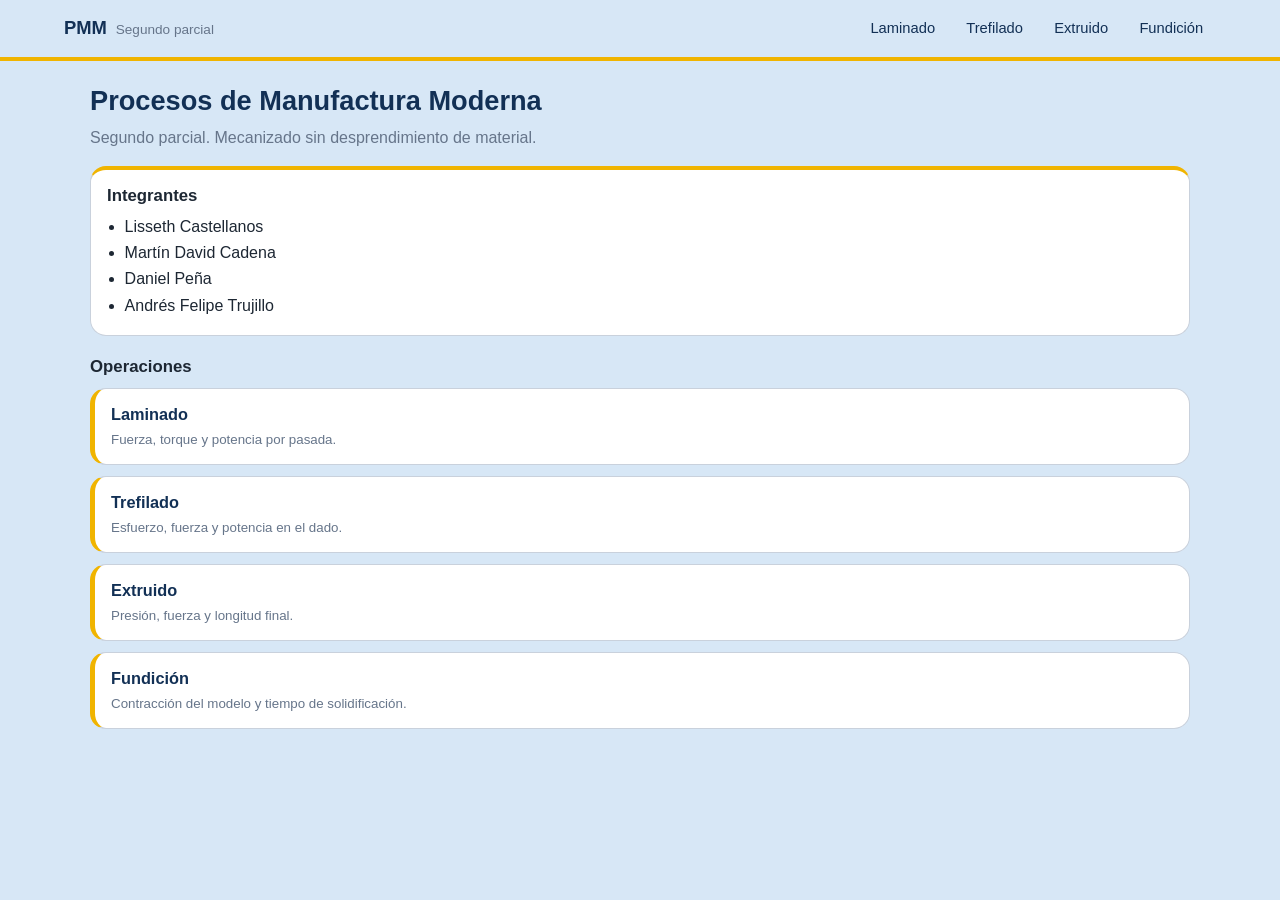
<file: index.html>
<!DOCTYPE html>
<html lang="es">
<head>
  <meta charset="UTF-8">
  <meta name="viewport" content="width=device-width, initial-scale=1">
  <title>Segundo parcial · Procesos de Manufactura Moderna</title>
  <link rel="stylesheet" href="css/estilos.css">
</head>
<body>
  <header class="barra">
    <a class="marca" href="index.html"><strong>PMM</strong><span>Segundo parcial</span></a>
    <nav>
      <a href="laminado.html">Laminado</a>
      <a href="trefilado.html">Trefilado</a>
      <a href="extruido.html">Extruido</a>
      <a href="fundicion.html">Fundición</a>
    </nav>
  </header>

  <main class="envoltorio pagina">
    <h1>Procesos de Manufactura Moderna</h1>
    <p class="resumen">Segundo parcial. Mecanizado sin desprendimiento de material.</p>

    <section class="tarjeta">
      <h2>Integrantes</h2>
      <ul>
        <li>Lisseth Castellanos</li>
        <li>Martín David Cadena</li>
        <li>Daniel Peña</li>
        <li>Andrés Felipe Trujillo</li>
      </ul>
    </section>

    <h2>Operaciones</h2>
    <div class="ops">
      <a class="op" href="laminado.html">
        <strong>Laminado</strong>
        <small>Fuerza, torque y potencia por pasada.</small>
      </a>
      <a class="op" href="trefilado.html">
        <strong>Trefilado</strong>
        <small>Esfuerzo, fuerza y potencia en el dado.</small>
      </a>
      <a class="op" href="extruido.html">
        <strong>Extruido</strong>
        <small>Presión, fuerza y longitud final.</small>
      </a>
      <a class="op" href="fundicion.html">
        <strong>Fundición</strong>
        <small>Contracción del modelo y tiempo de solidificación.</small>
      </a>
    </div>
  </main>

</body>
</html>
</file>
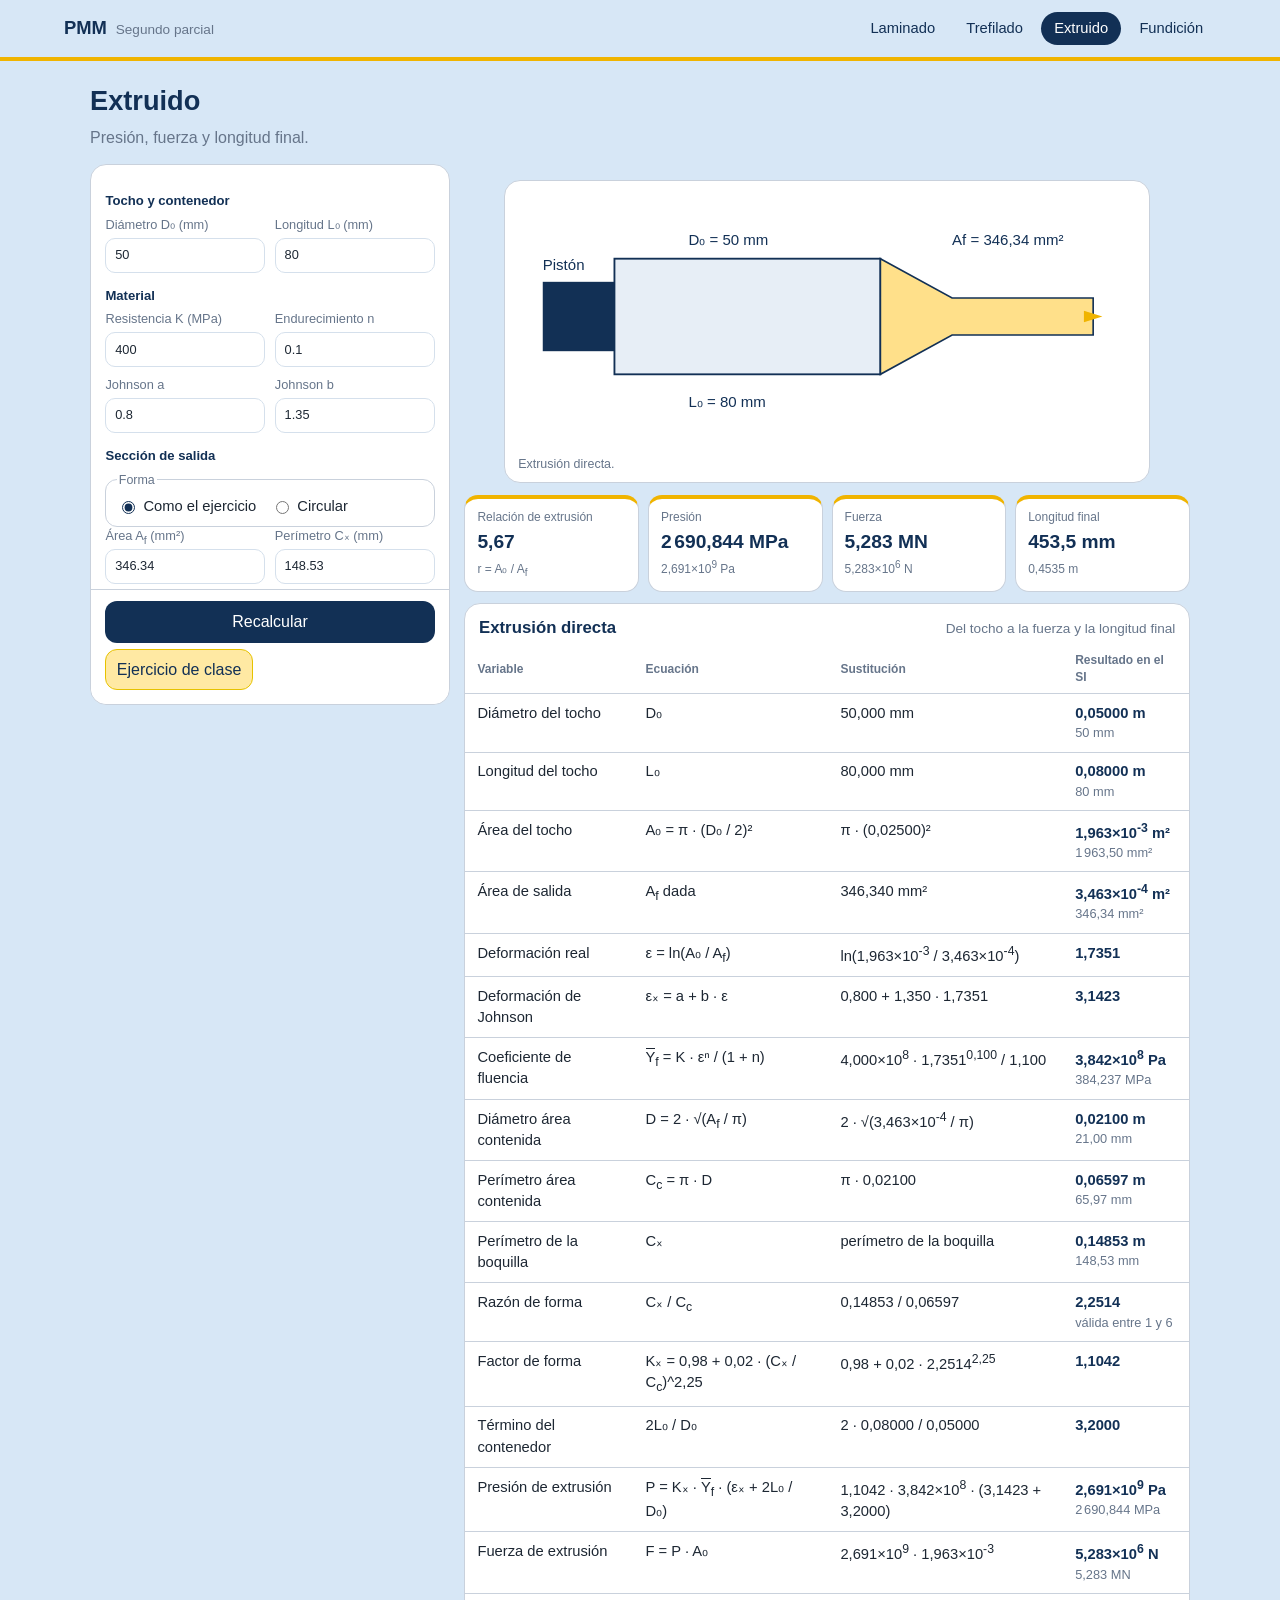
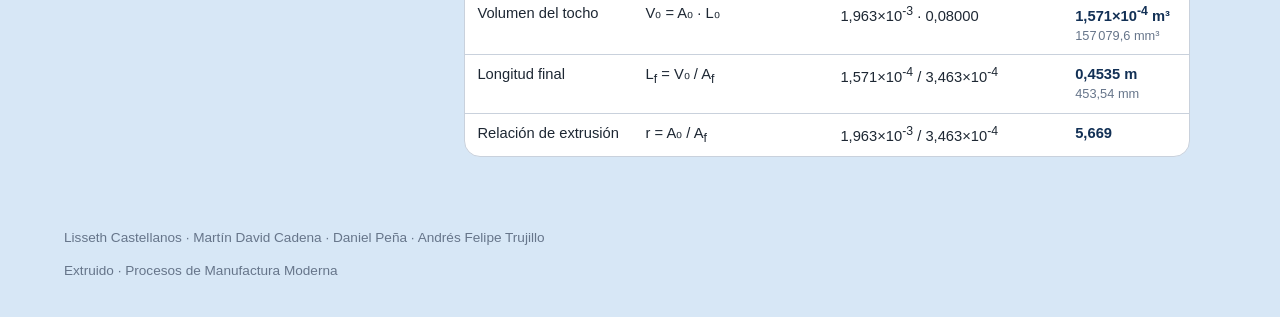
<file: extruido.html>
<!DOCTYPE html>
<html lang="es">
<head>
  <meta charset="UTF-8">
  <meta name="viewport" content="width=device-width, initial-scale=1">
  <title>Extruido · Segundo parcial PMM</title>
  <link rel="stylesheet" href="css/estilos.css">
</head>
<body>
  <header class="barra">
    <a class="marca" href="index.html"><strong>PMM</strong><span>Segundo parcial</span></a>
    <nav>
      <a href="laminado.html">Laminado</a>
      <a href="trefilado.html">Trefilado</a>
      <a href="extruido.html" aria-current="page">Extruido</a>
      <a href="fundicion.html">Fundición</a>
    </nav>
  </header>

  <main class="envoltorio pagina">
    <header class="encabezado-op">
      <h1>Extruido</h1>
      <p class="resumen">Presión, fuerza y longitud final.</p>
    </header>

    <div class="trabajo">
      <form class="panel" id="form-extruido" data-clave="pmm-extruido">
        <div class="panel-cuerpo">
        <p class="grupo">Tocho y contenedor</p>
        <div class="rejilla">
          <label class="campo">Diámetro D₀ (mm)<input id="D0" name="D0" type="number" step="any" value="50"></label>
          <label class="campo">Longitud L₀ (mm)<input id="L0" name="L0" type="number" step="any" value="80"></label>
        </div>

        <p class="grupo">Material</p>
        <div class="rejilla">
          <label class="campo">Resistencia K (MPa)<input id="K" name="K" type="number" step="any" value="400"></label>
          <label class="campo">Endurecimiento n<input id="n" name="n" type="number" step="any" value="0.1"></label>
          <label class="campo">Johnson a<input id="a" name="a" type="number" step="any" value="0.8"></label>
          <label class="campo">Johnson b<input id="b" name="b" type="number" step="any" value="1.35"></label>
        </div>

        <p class="grupo">Sección de salida</p>
        <fieldset class="modo">
          <legend>Forma</legend>
          <label><input type="radio" name="seccion" id="personalizada" value="personalizada" checked> Como el ejercicio</label>
          <label><input type="radio" name="seccion" id="circular" value="circular"> Circular</label>
        </fieldset>
        <div class="rejilla" id="campos-forma">
          <label class="campo"><span>Área <span class="var">A<sub>f</sub></span> (mm²)</span><input id="Af" name="Af" type="number" step="any" value="346.34"></label>
          <label class="campo">Perímetro Cₓ (mm)<input id="Cx" name="Cx" type="number" step="any" value="148.53"></label>
        </div>
        <div class="rejilla oculto" id="campos-circular">
          <label class="campo ancho"><span>Diámetro de salida <span class="var">D<sub>f</sub></span> (mm)</span><input id="Df" name="Df" type="number" step="any" value="20"></label>
        </div>
        </div>
        <div id="errores" class="errores" hidden></div>
        <div class="acciones">
          <button class="principal" type="submit">Calcular</button>
          <button class="secundario" type="button" id="ej-clase">Ejercicio de clase</button>
        </div>
      </form>

      <section class="salida">
        <figure class="esquema">
          <svg class="dibujo" viewBox="0 0 540 230" role="img" aria-label="Esquema de extrusión">
            <rect width="540" height="230" fill="#fff"/>
            <rect x="86" y="62" width="230" height="100" fill="#e7eef6" stroke="#123055" stroke-width="1.6"/>
            <rect x="24" y="82" width="62" height="60" fill="#123055"/>
            <path d="M316 62 L378 96 H500 V128 H378 L316 162 Z" fill="#ffe08a" stroke="#123055" stroke-width="1.4"/>
            <polygon points="478,112 492,112 492,107 508,112 492,117 492,112" fill="#f0b400"/>
            <text x="24" y="72">Pistón</text>
            <text x="150" y="50" data-dato="D0">D0</text>
            <text x="150" y="190" data-dato="L0">L0</text>
            <text x="378" y="50" data-dato="Af">Af</text>
          </svg>
          <figcaption>Extrusión directa.</figcaption>
        </figure>
        <div id="resultados">
          <p class="vacio">Oprime Calcular para ver los resultados.</p>
        </div>
      </section>
    </div>
  </main>

  <footer class="pie">
    <p>Lisseth Castellanos · Martín David Cadena · Daniel Peña · Andrés Felipe Trujillo</p>
    <p>Extruido · Procesos de Manufactura Moderna</p>
  </footer>
  <script src="js/comun.js"></script>
  <script src="js/extruido.js"></script>
</body>
</html>
</file>
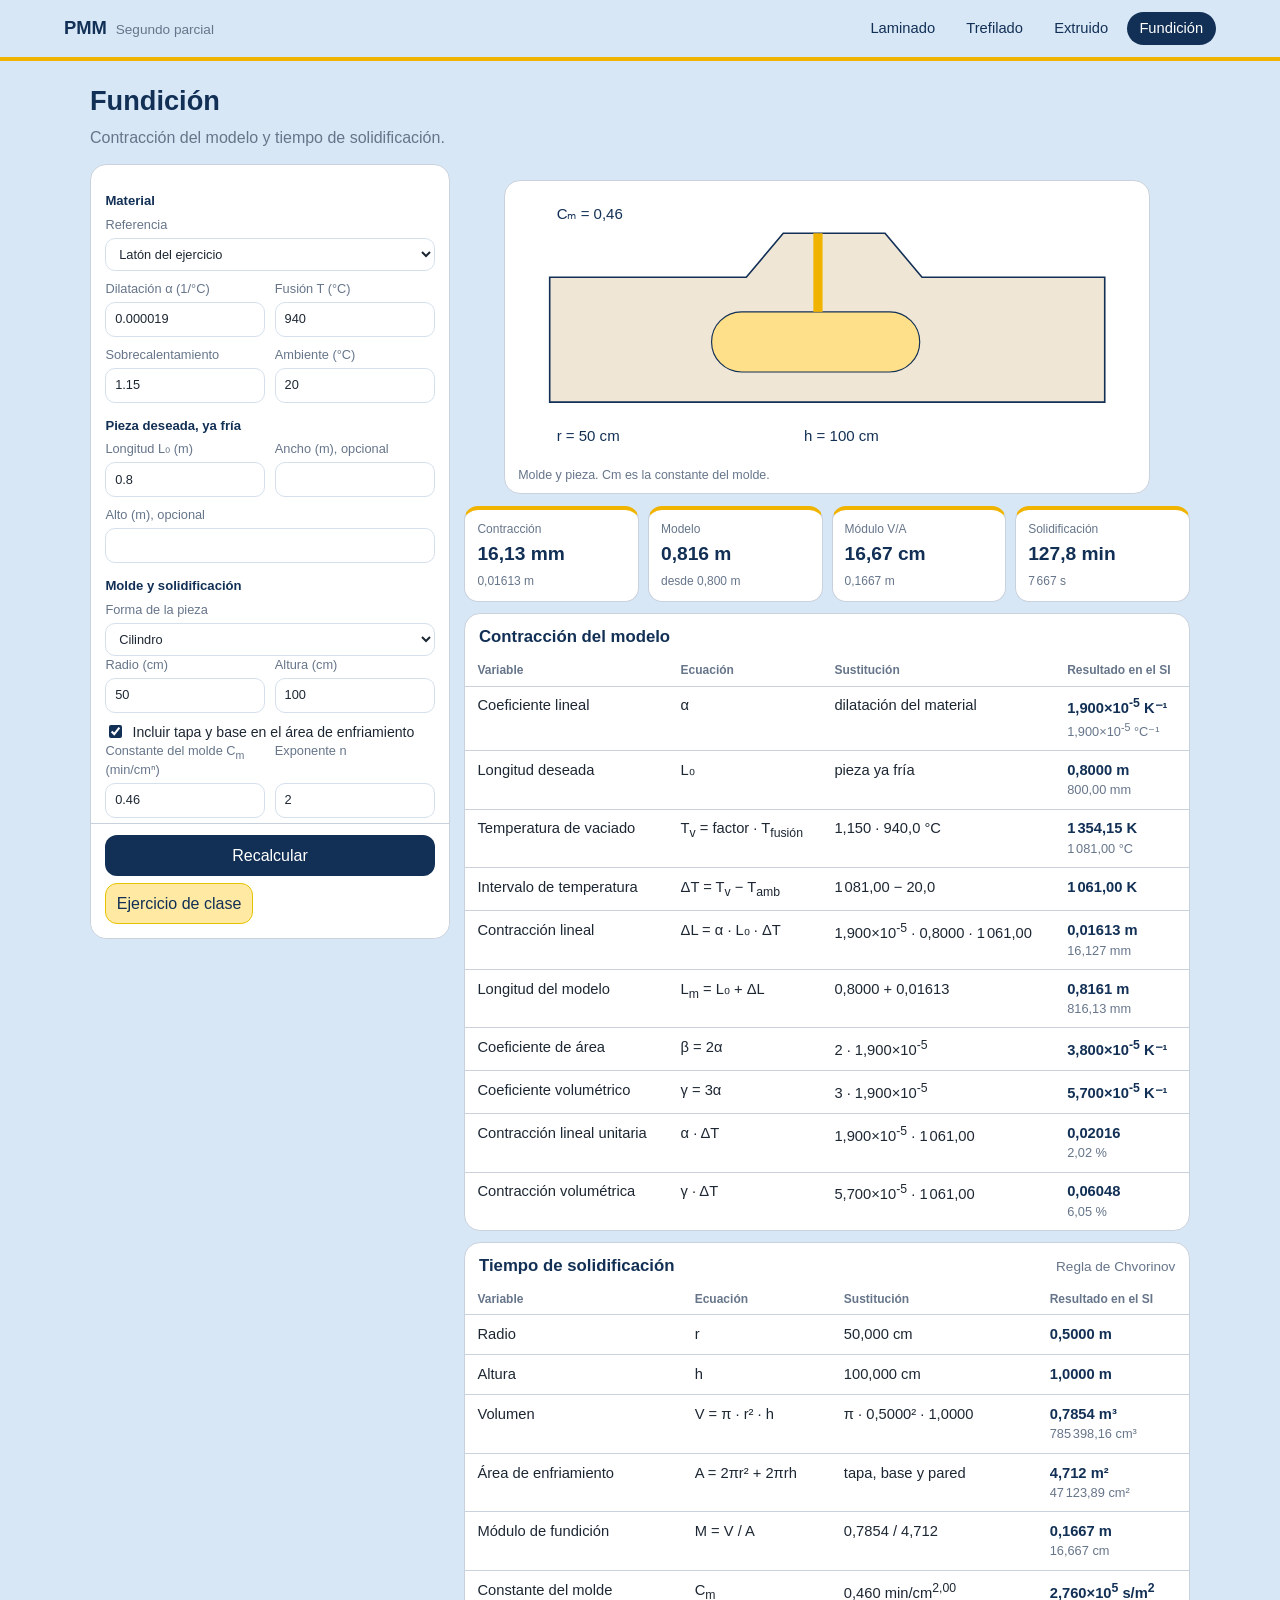
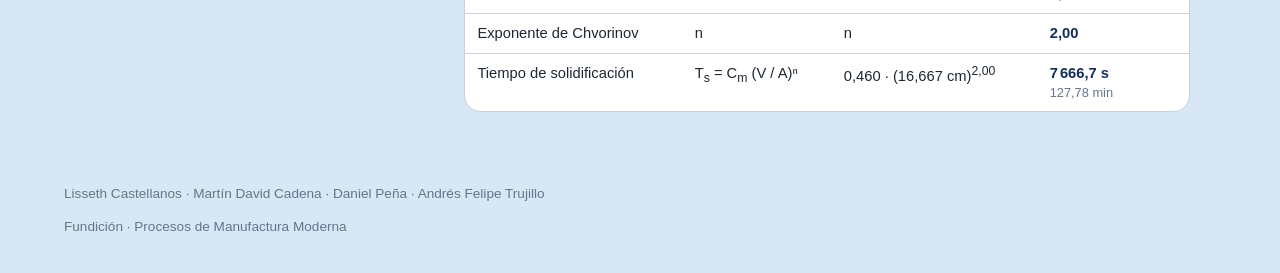
<file: fundicion.html>
<!DOCTYPE html>
<html lang="es">
<head>
  <meta charset="UTF-8">
  <meta name="viewport" content="width=device-width, initial-scale=1">
  <title>Fundición · Segundo parcial PMM</title>
  <link rel="stylesheet" href="css/estilos.css">
</head>
<body>
  <header class="barra">
    <a class="marca" href="index.html"><strong>PMM</strong><span>Segundo parcial</span></a>
    <nav>
      <a href="laminado.html">Laminado</a>
      <a href="trefilado.html">Trefilado</a>
      <a href="extruido.html">Extruido</a>
      <a href="fundicion.html" aria-current="page">Fundición</a>
    </nav>
  </header>

  <main class="envoltorio pagina">
    <header class="encabezado-op">
      <h1>Fundición</h1>
      <p class="resumen">Contracción del modelo y tiempo de solidificación.</p>
    </header>

    <div class="trabajo">
      <form class="panel" id="form-fundicion" data-clave="pmm-fundicion">
        <div class="panel-cuerpo">
        <p class="grupo">Material</p>
        <div class="rejilla">
          <label class="campo ancho">Referencia
            <select id="material" name="material">
              <option value="laton">Latón del ejercicio</option>
              <option value="aluminio">Aluminio</option>
              <option value="acero">Acero</option>
              <option value="hierro">Hierro fundido</option>
              <option value="otro">Otro, lo edito yo</option>
            </select>
          </label>
          <label class="campo">Dilatación α (1/°C)<input id="alfa" name="alfa" type="number" step="any" value="0.000019"></label>
          <label class="campo">Fusión T (°C)<input id="tfusion" name="tfusion" type="number" step="any" value="940"></label>
          <label class="campo">Sobrecalentamiento<input id="factor" name="factor" type="number" step="any" value="1.15"></label>
          <label class="campo">Ambiente (°C)<input id="tamb" name="tamb" type="number" step="any" value="20"></label>
        </div>
        <p class="grupo">Pieza deseada, ya fría</p>
        <div class="rejilla">
          <label class="campo">Longitud L₀ (m)<input id="L0" name="L0" type="number" step="any" value="0.8"></label>
          <label class="campo">Ancho (m), opcional<input id="anchoPieza" name="anchoPieza" type="number" step="any"></label>
          <label class="campo ancho">Alto (m), opcional<input id="altoPieza" name="altoPieza" type="number" step="any"></label>
        </div>

        <p class="grupo">Molde y solidificación</p>
        <div class="rejilla">
          <label class="campo ancho">Forma de la pieza
            <select id="forma" name="forma">
              <option value="cilindro">Cilindro</option>
              <option value="bloque">Bloque</option>
              <option value="libre">Volumen y área propios</option>
            </select>
          </label>
        </div>
        <div class="rejilla" id="campos-cilindro">
          <label class="campo">Radio (cm)<input id="radio" name="radio" type="number" step="any" value="50"></label>
          <label class="campo">Altura (cm)<input id="altura" name="altura" type="number" step="any" value="100"></label>
          <label class="campo campo-linea ancho"><input id="tapas" name="tapas" type="checkbox" checked> Incluir tapa y base en el área de enfriamiento</label>
        </div>
        <div class="rejilla oculto" id="campos-bloque">
          <label class="campo">Largo (cm)<input id="largo" name="largo" type="number" step="any" value="40"></label>
          <label class="campo">Ancho (cm)<input id="ancho" name="ancho" type="number" step="any" value="20"></label>
          <label class="campo">Alto (cm)<input id="alto" name="alto" type="number" step="any" value="15"></label>
        </div>
        <div class="rejilla oculto" id="campos-libre">
          <label class="campo">Volumen (cm³)<input id="Vol" name="Vol" type="number" step="any" value="1000"></label>
          <label class="campo">Área (cm²)<input id="Area" name="Area" type="number" step="any" value="600"></label>
        </div>
        <div class="rejilla">
          <label class="campo"><span>Constante del molde <span class="var">C<sub>m</sub></span> (min/cmⁿ)</span><input id="Cm" name="Cm" type="number" step="any" value="0.46"></label>
          <label class="campo">Exponente n<input id="exponente" name="exponente" type="number" step="any" value="2"></label>
        </div>
        </div>
        <div id="errores" class="errores" hidden></div>
        <div class="acciones">
          <button class="principal" type="submit">Calcular</button>
          <button class="secundario" type="button" id="ej-clase">Ejercicio de clase</button>
        </div>
      </form>

      <section class="salida">
        <figure class="esquema">
          <svg class="dibujo" viewBox="0 0 540 240" role="img" aria-label="Esquema de fundición">
            <rect width="540" height="240" fill="#fff"/>
            <path d="M30 78 H200 L232 40 H320 L352 78 H510 V186 H30 Z" fill="#efe6d6" stroke="#123055" stroke-width="1.4"/>
            <rect x="170" y="108" width="180" height="52" rx="26" fill="#ffe08a" stroke="#123055"/>
            <path d="M262 40 V108" stroke="#f0b400" stroke-width="8"/>
            <text x="36" y="28" data-dato="cm">Cm</text>
            <text x="36" y="220" data-dato="radio">r</text>
            <text x="250" y="220" data-dato="altura">h</text>
          </svg>
          <figcaption>Molde y pieza. Cm es la constante del molde.</figcaption>
        </figure>
        <div id="resultados">
          <p class="vacio">Oprime Calcular para ver los resultados.</p>
        </div>
      </section>
    </div>
  </main>

  <footer class="pie">
    <p>Lisseth Castellanos · Martín David Cadena · Daniel Peña · Andrés Felipe Trujillo</p>
    <p>Fundición · Procesos de Manufactura Moderna</p>
  </footer>
  <script src="js/comun.js"></script>
  <script src="js/fundicion.js"></script>
</body>
</html>
</file>
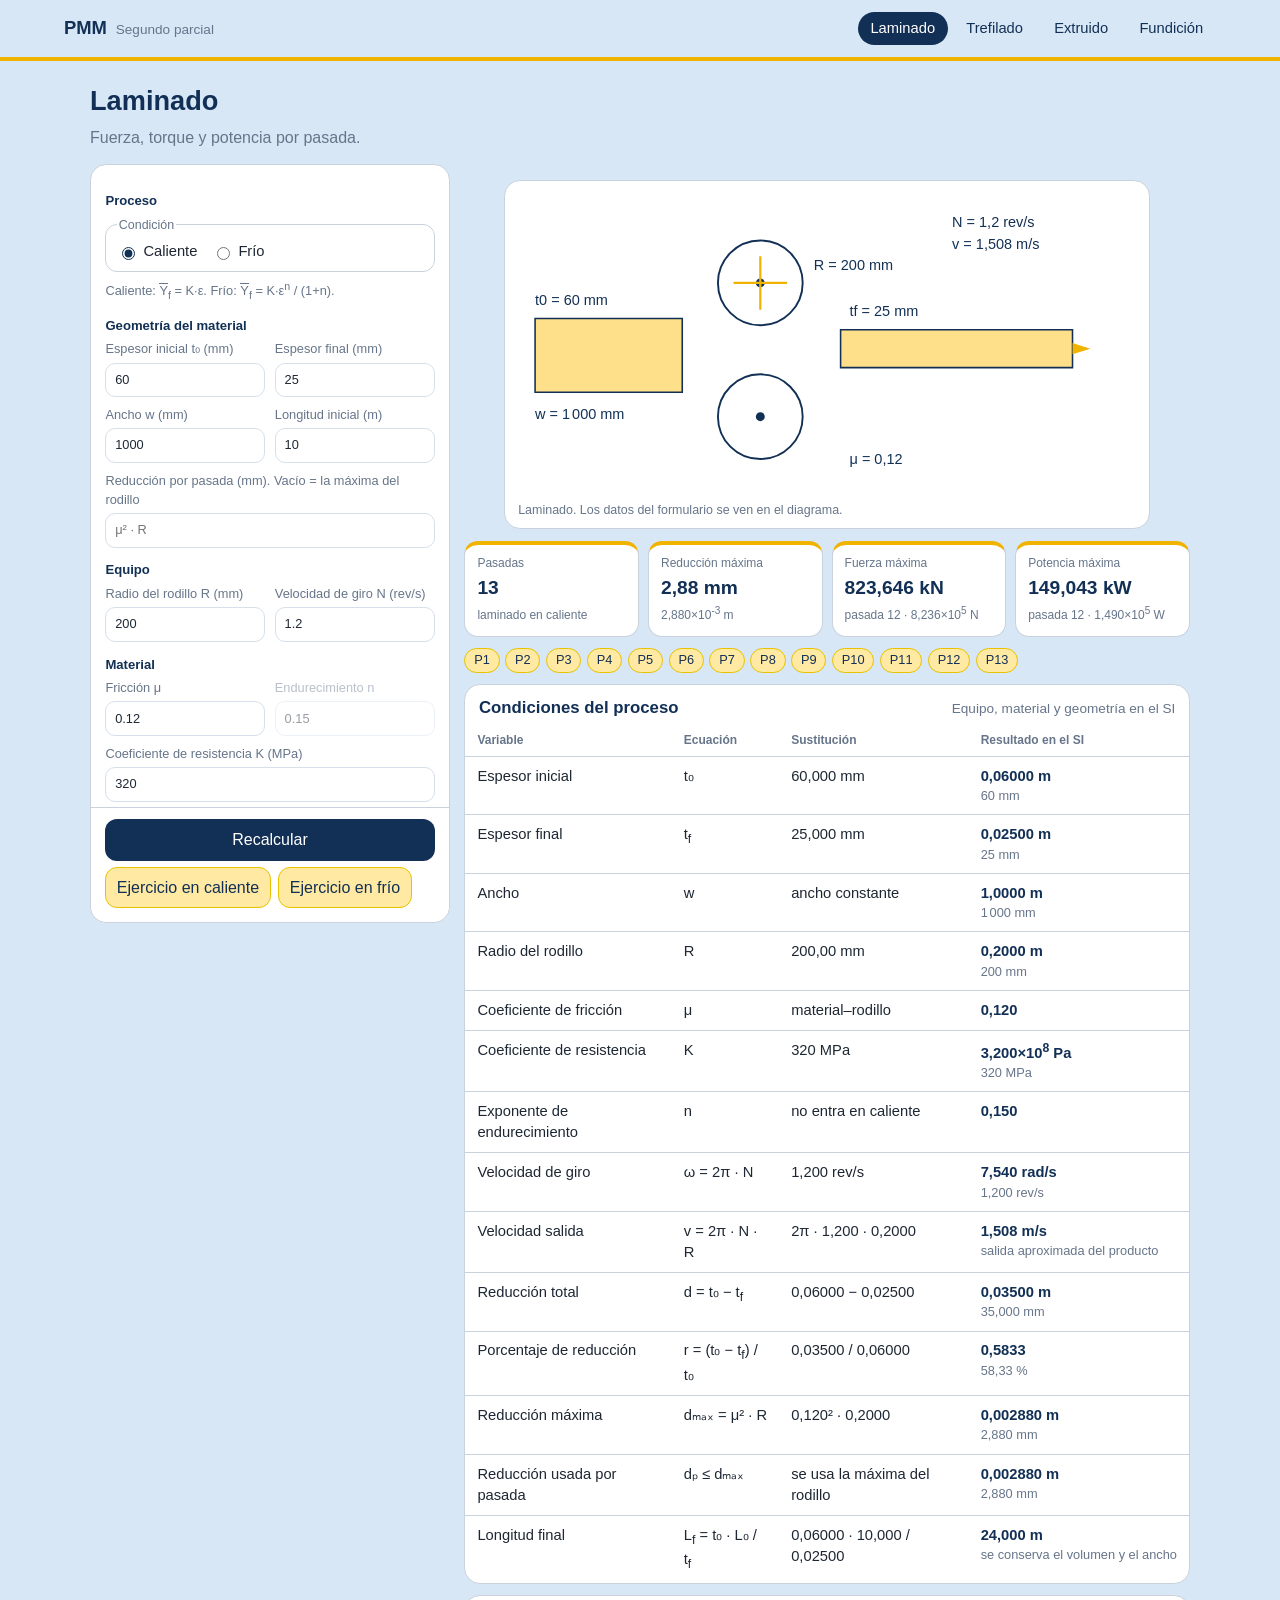
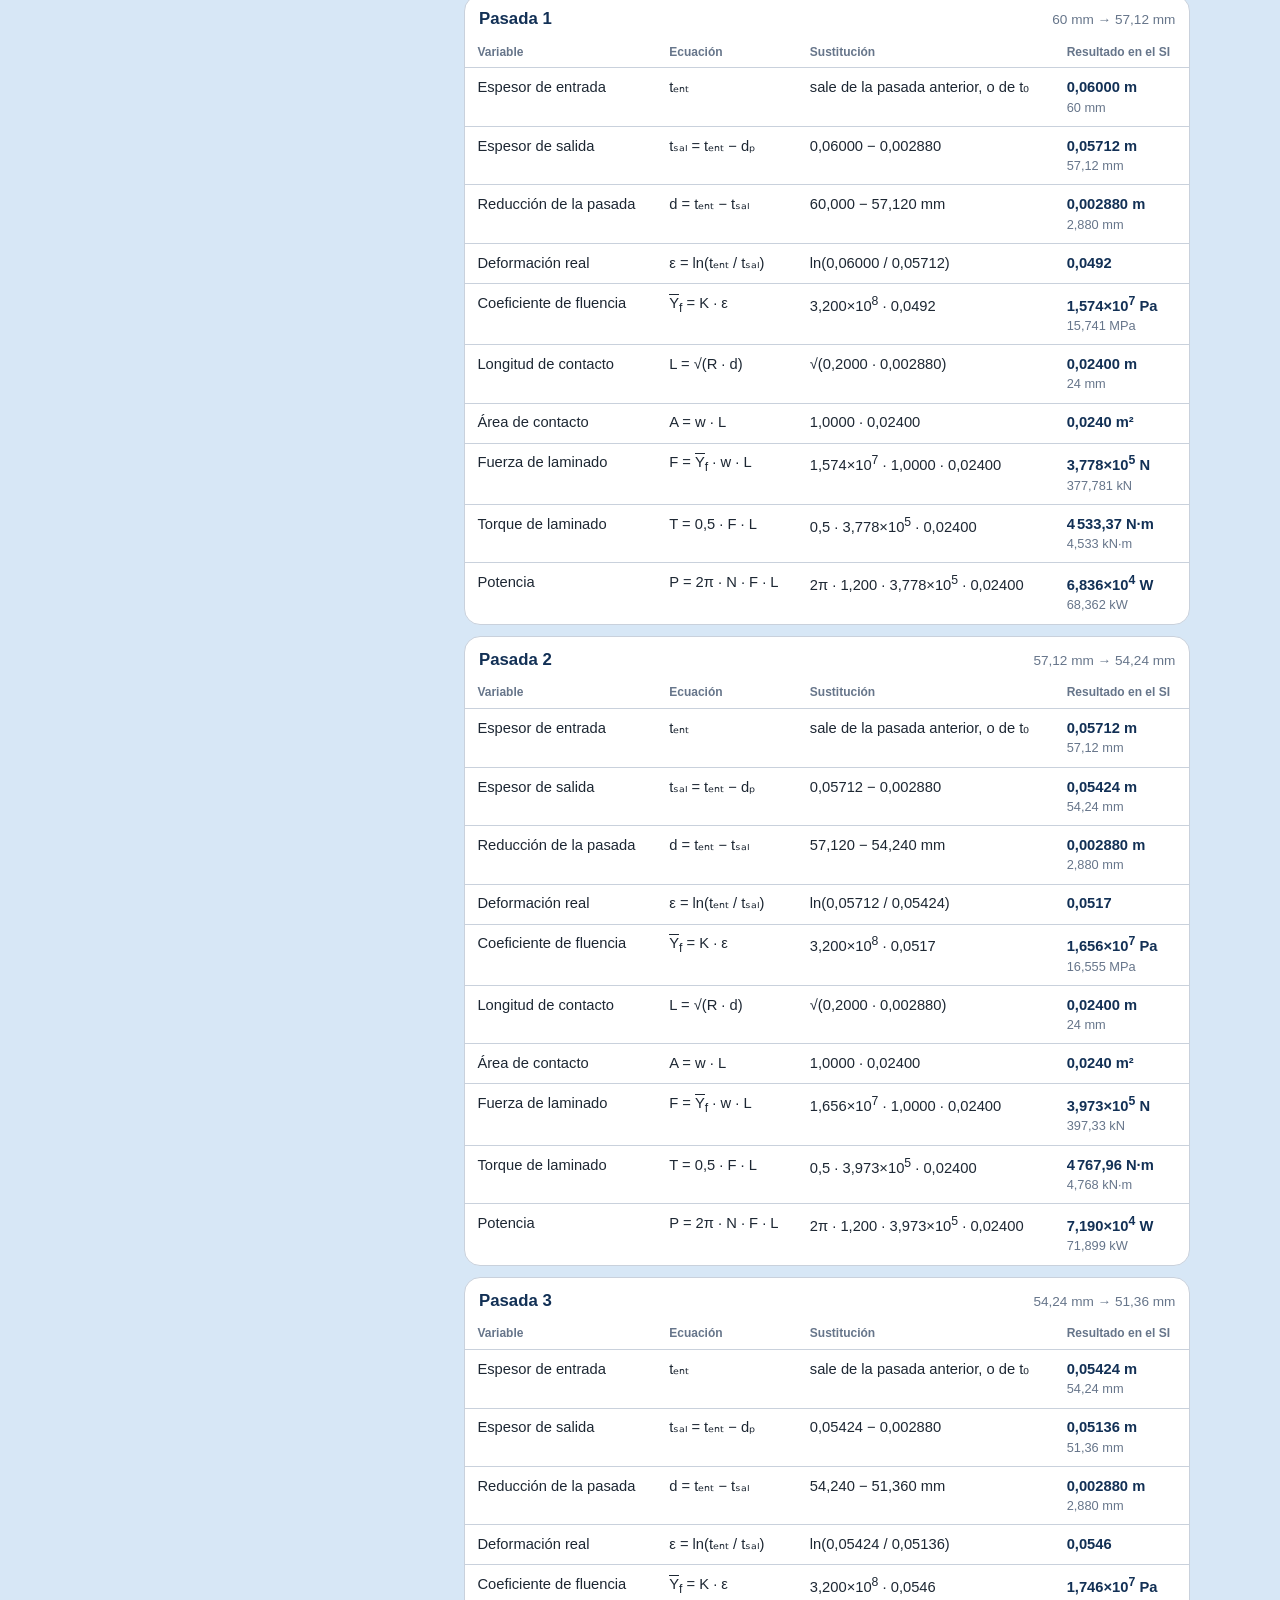
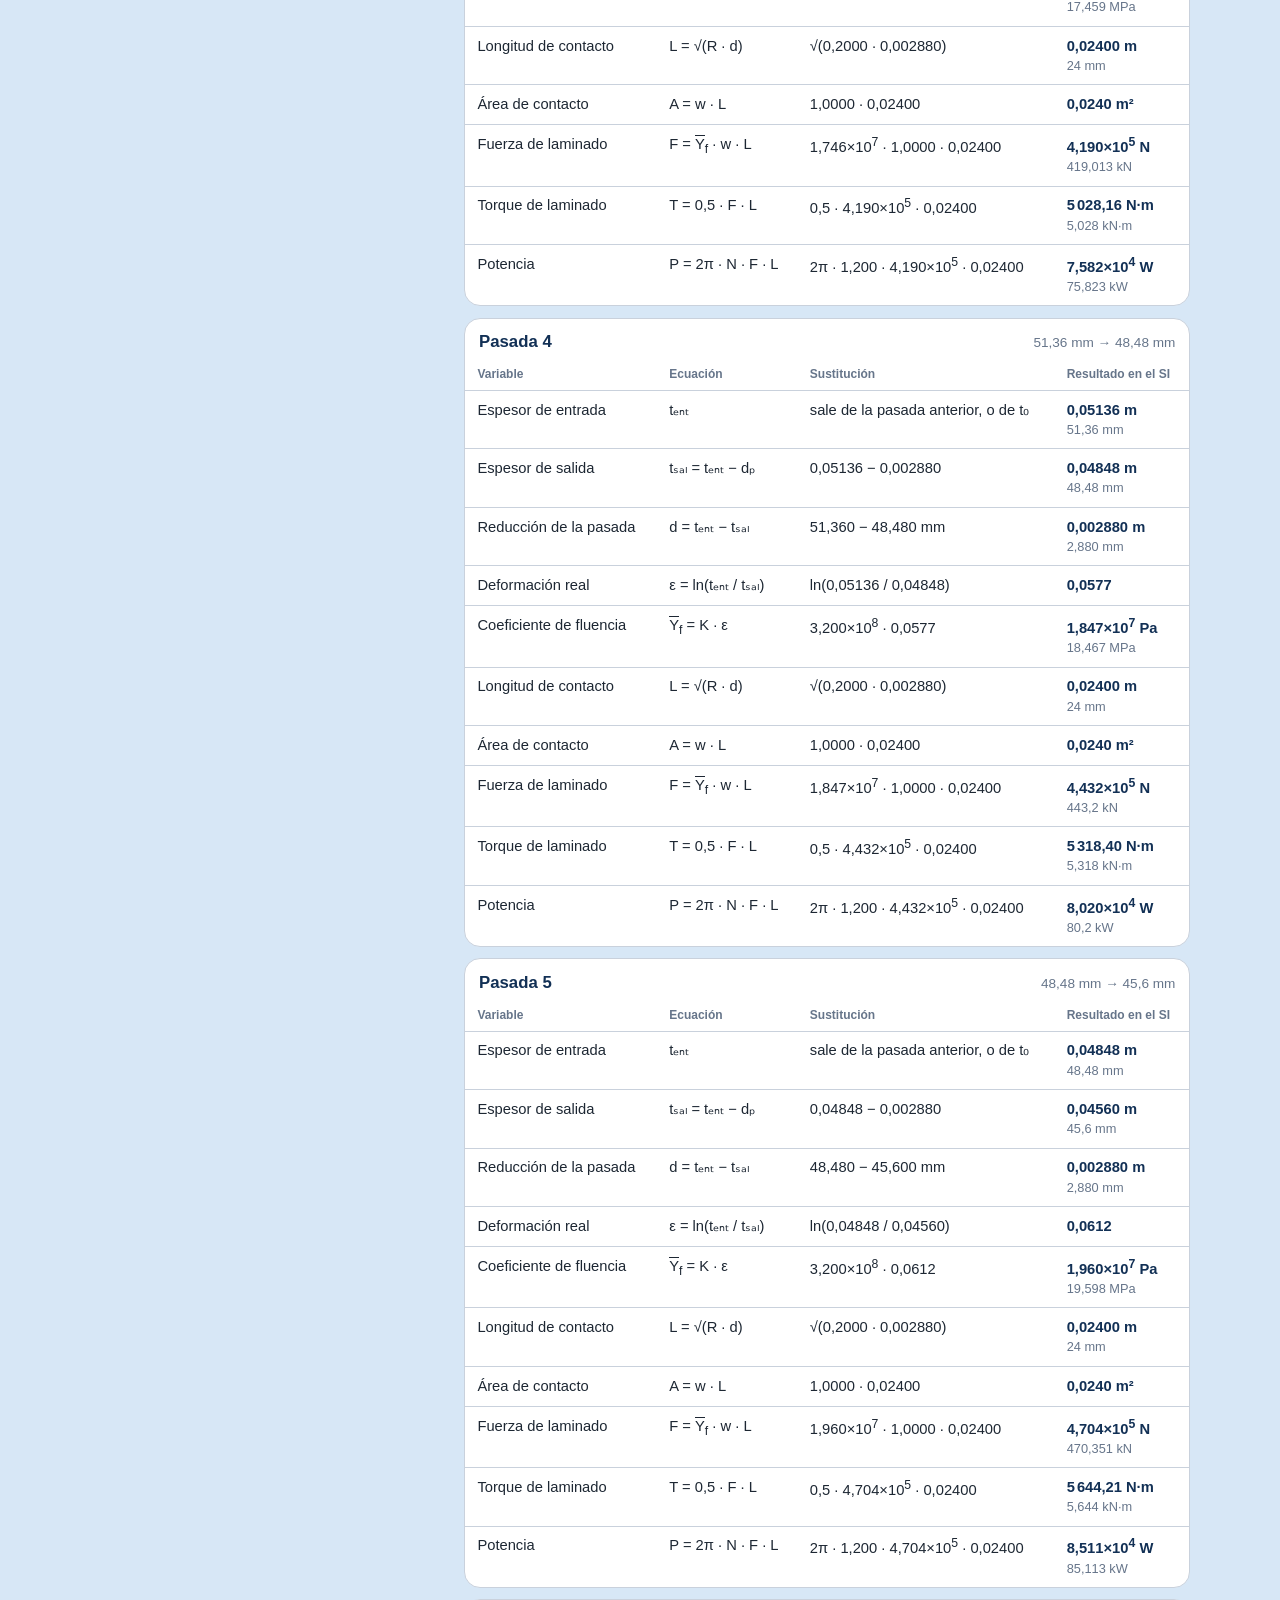
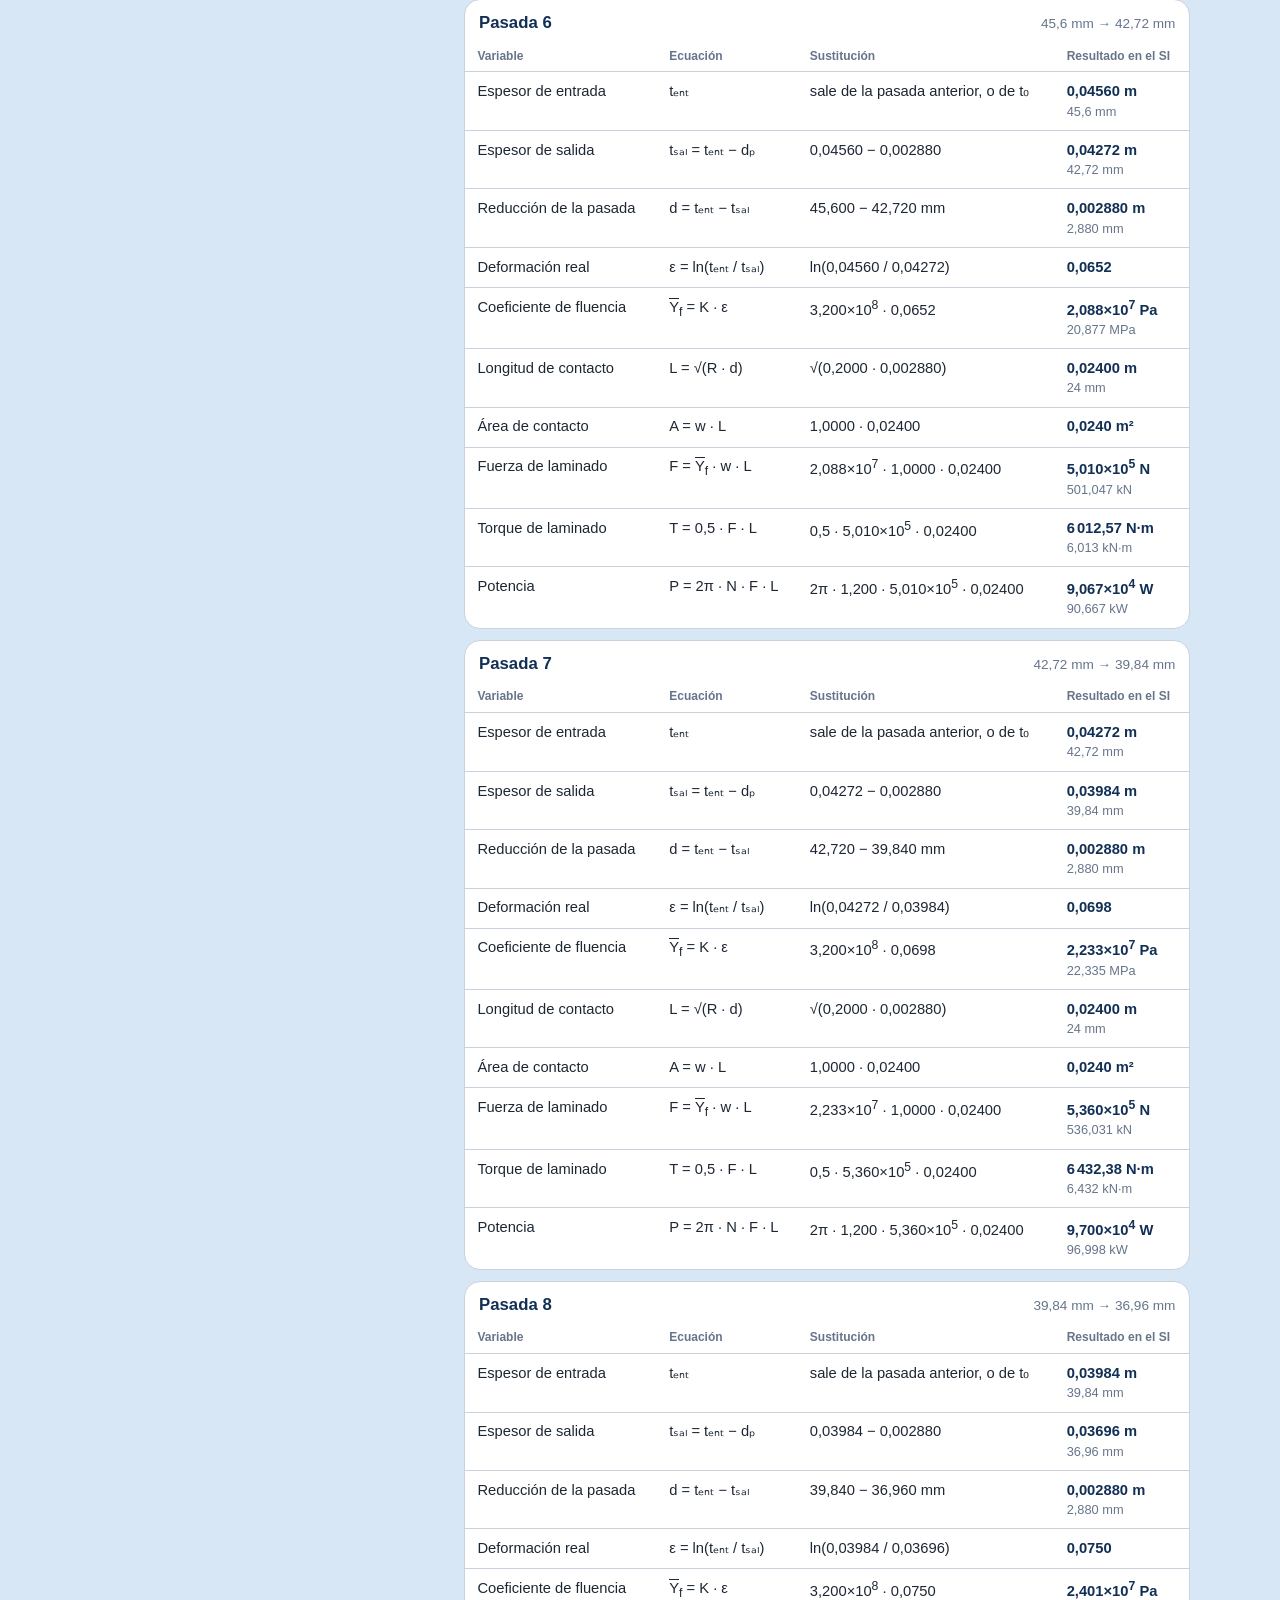
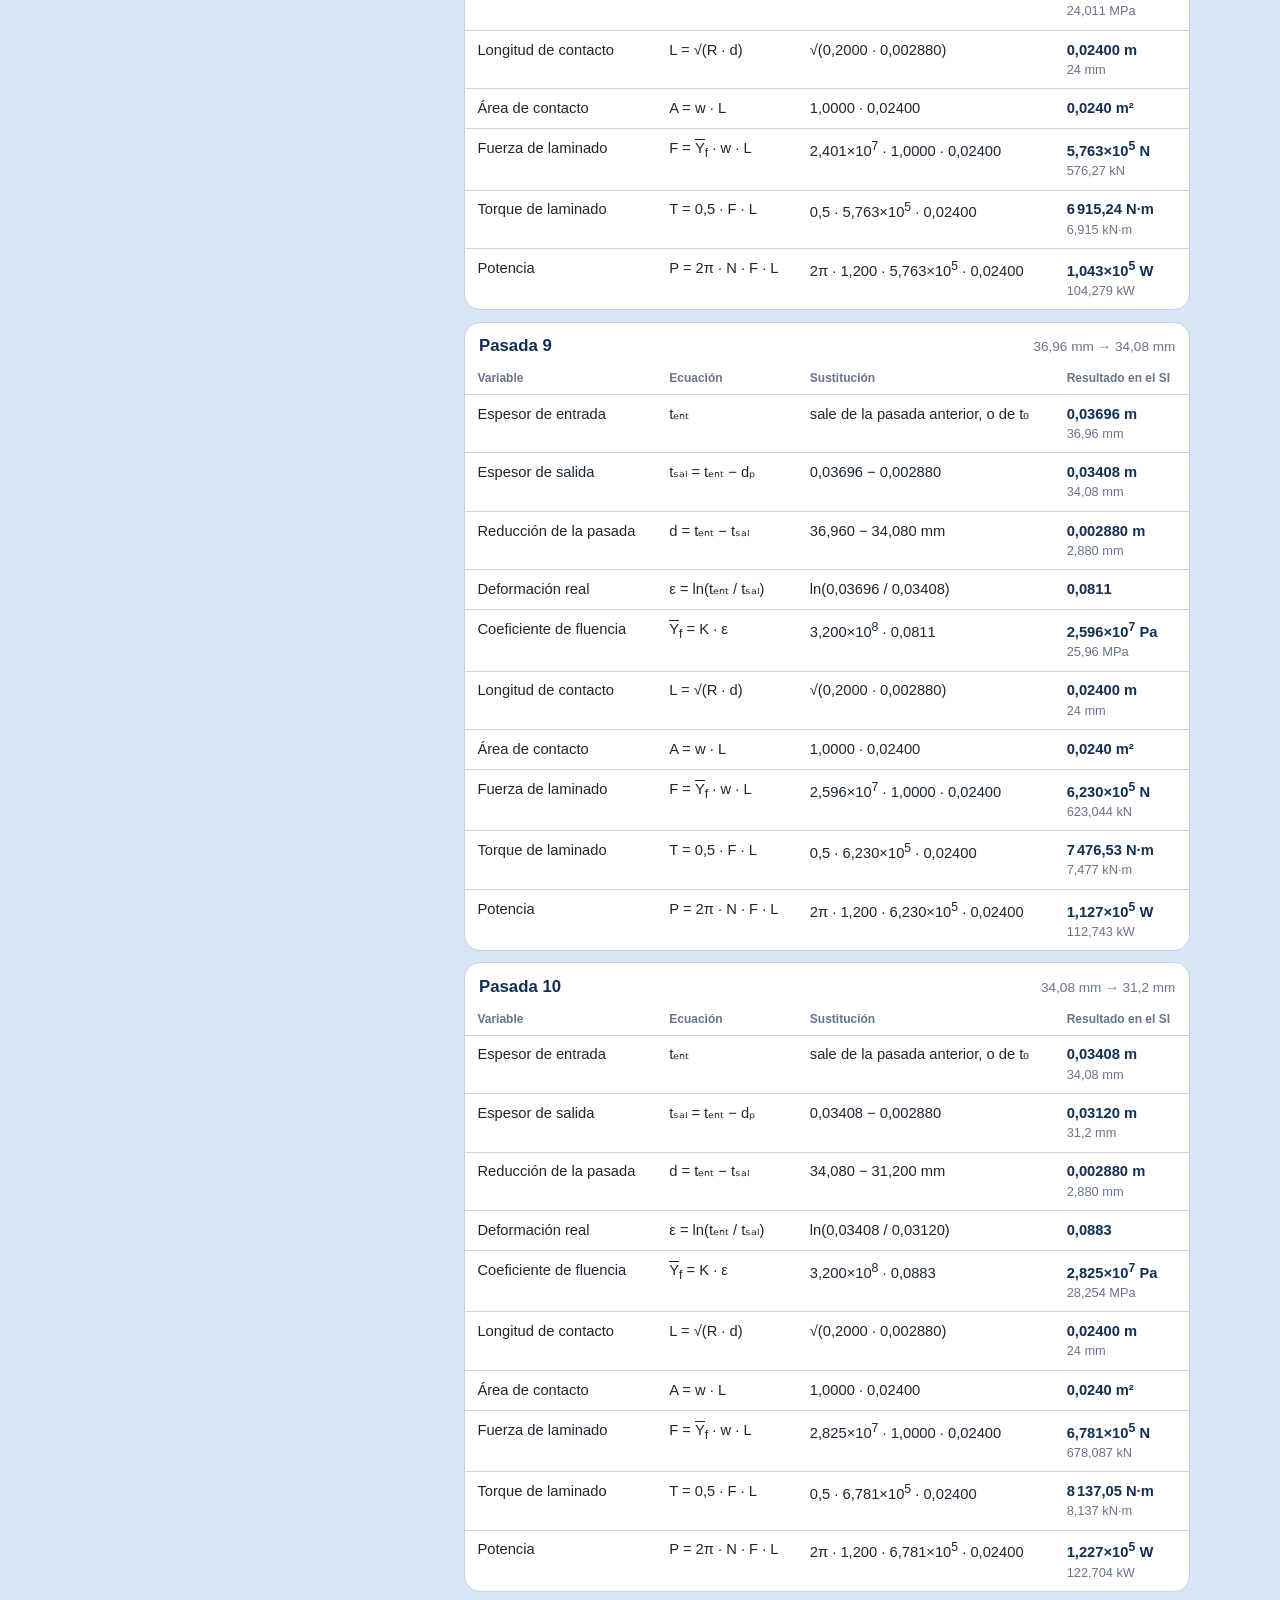
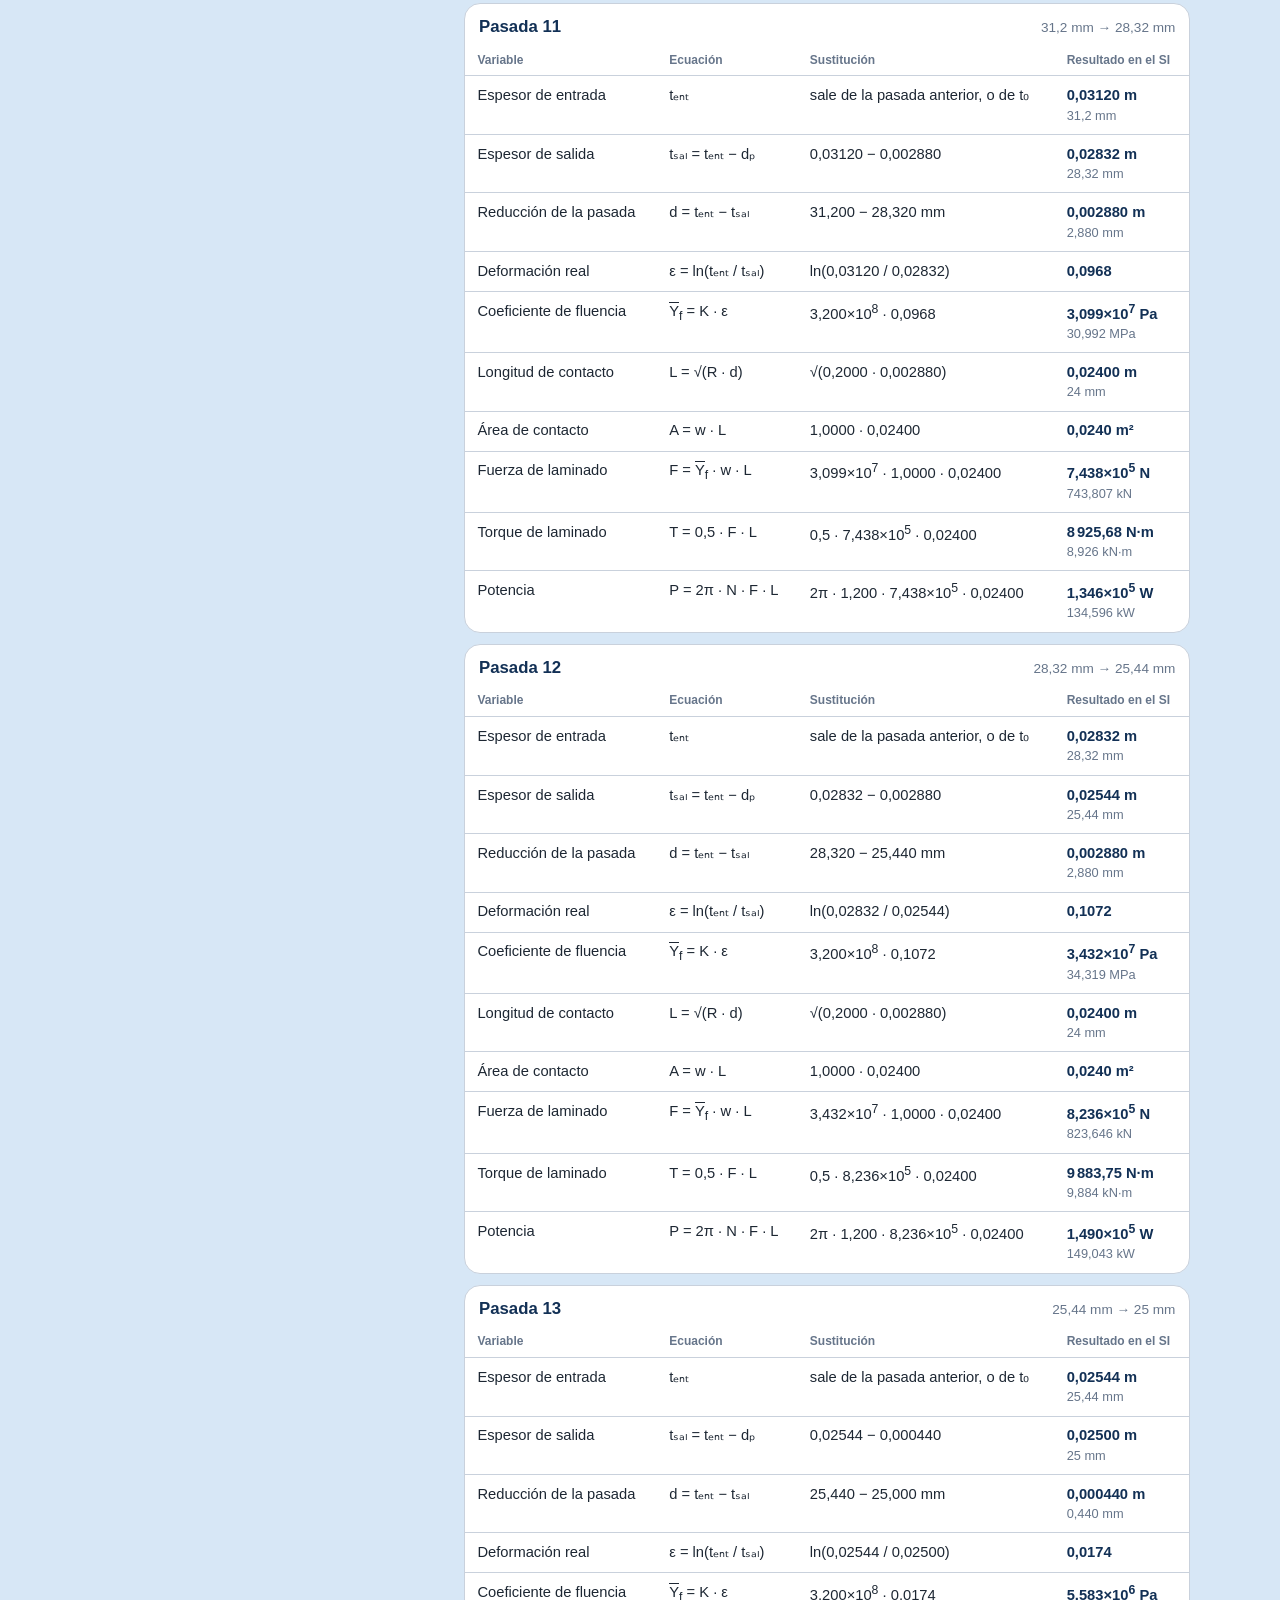
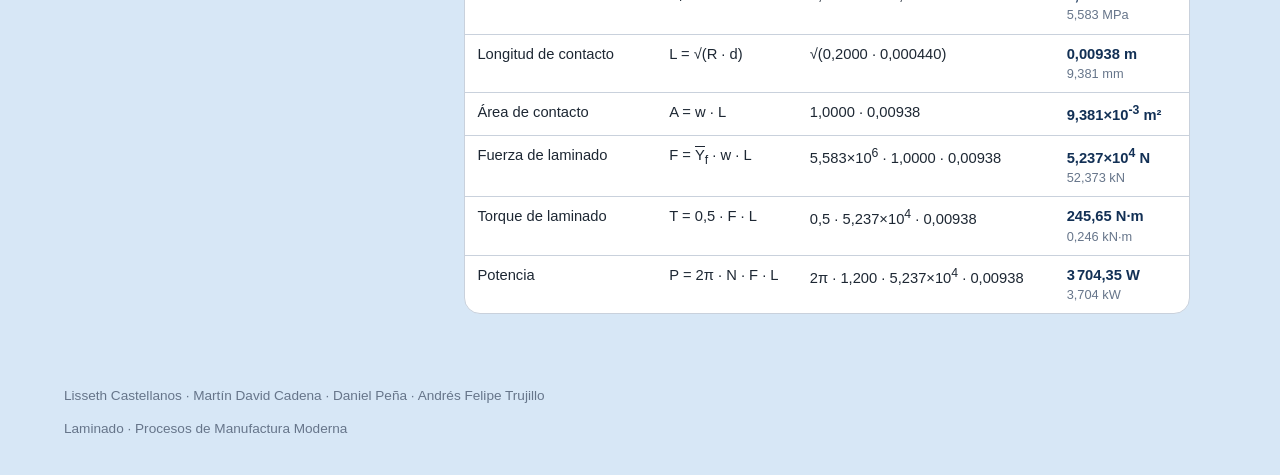
<file: laminado.html>
<!DOCTYPE html>
<html lang="es">
<head>
  <meta charset="UTF-8">
  <meta name="viewport" content="width=device-width, initial-scale=1">
  <title>Laminado · Segundo parcial PMM</title>
  <link rel="stylesheet" href="css/estilos.css">
</head>
<body>
  <header class="barra">
    <a class="marca" href="index.html"><strong>PMM</strong><span>Segundo parcial</span></a>
    <nav>
      <a href="laminado.html" aria-current="page">Laminado</a>
      <a href="trefilado.html">Trefilado</a>
      <a href="extruido.html">Extruido</a>
      <a href="fundicion.html">Fundición</a>
    </nav>
  </header>

  <main class="envoltorio pagina">
    <header class="encabezado-op">
      <h1>Laminado</h1>
      <p class="resumen">Fuerza, torque y potencia por pasada.</p>
    </header>

    <div class="trabajo">
      <form class="panel" id="form-laminado" data-clave="pmm-laminado">
        <div class="panel-cuerpo">
        <p class="grupo">Proceso</p>
        <fieldset class="modo">
          <legend>Condición</legend>
          <label><input type="radio" name="modo" id="caliente" value="caliente" checked> Caliente</label>
          <label><input type="radio" name="modo" id="frio" value="frio"> Frío</label>
        </fieldset>
        <p class="nota-modo">Caliente: <span class="prom">Y</span><sub>f</sub> = K·ε. Frío: <span class="prom">Y</span><sub>f</sub> = K·ε<sup>n</sup> / (1+n).</p>

        <p class="grupo">Geometría del material</p>
        <div class="rejilla">
          <label class="campo">Espesor inicial t₀ (mm)<input id="t0" name="t0" type="number" step="any" value="60"></label>
          <label class="campo">Espesor final (mm)<input id="tf" name="tf" type="number" step="any" value="25"></label>
          <label class="campo">Ancho w (mm)<input id="w" name="w" type="number" step="any" value="1000"></label>
          <label class="campo">Longitud inicial (m)<input id="L0" name="L0" type="number" step="any" value="10"></label>
          <label class="campo ancho">Reducción por pasada (mm). Vacío = la máxima del rodillo<input id="dPaso" name="dPaso" type="number" step="any" placeholder="μ² · R"></label>
        </div>

        <p class="grupo">Equipo</p>
        <div class="rejilla">
          <label class="campo">Radio del rodillo R (mm)<input id="R" name="R" type="number" step="any" value="200"></label>
          <label class="campo">Velocidad de giro N (rev/s)<input id="N" name="N" type="number" step="any" value="1.2"></label>
        </div>

        <p class="grupo">Material</p>
        <div class="rejilla">
          <label class="campo">Fricción μ<input id="mu" name="mu" type="number" step="any" value="0.12"></label>
          <label class="campo" id="campo-n">Endurecimiento n<input id="n" name="n" type="number" step="any" value="0.15"></label>
          <label class="campo ancho">Coeficiente de resistencia K (MPa)<input id="K" name="K" type="number" step="any" value="320"></label>
        </div>
        </div>
        <div id="errores" class="errores" hidden></div>
        <div class="acciones">
          <button class="principal" type="submit">Calcular</button>
          <button class="secundario" type="button" id="ej-caliente">Ejercicio en caliente</button>
          <button class="secundario" type="button" id="ej-frio">Ejercicio en frío</button>
        </div>
      </form>

      <section class="salida">
        <figure class="esquema">
          <svg class="dibujo" viewBox="0 0 560 280" role="img" aria-label="Esquema de laminado">
            <rect width="560" height="280" fill="#fff"/>
            <path d="M18 118 H150 V184 H18 Z" fill="#ffe08a" stroke="#123055" stroke-width="1.4"/>
            <path d="M292 128 H500 V162 H292 Z" fill="#ffe08a" stroke="#123055" stroke-width="1.4"/>
            <g fill="#fff" stroke="#123055" stroke-width="1.7">
              <circle cx="220" cy="86" r="38"/>
              <circle cx="220" cy="206" r="38"/>
            </g>
            <g fill="#123055">
              <circle cx="220" cy="86" r="4"/>
              <circle cx="220" cy="206" r="4"/>
            </g>
            <path d="M196 86 h48 M220 62 v48" fill="none" stroke="#f0b400" stroke-width="2"/>
            <polygon points="486,145 500,145 500,140 516,145 500,150 500,145" fill="#f0b400"/>
            <text x="18" y="106" data-dato="t0">t0</text>
            <text x="18" y="208" data-dato="w">w</text>
            <text x="268" y="74" data-dato="R">R</text>
            <text x="300" y="116" data-dato="tf">tf</text>
            <text x="392" y="36" data-dato="N">N</text>
            <text x="392" y="56" data-dato="v">v</text>
            <text x="300" y="248" data-dato="mu">μ</text>
          </svg>
          <figcaption>Laminado. Los datos del formulario se ven en el diagrama.</figcaption>
        </figure>
        <div id="resultados">
          <p class="vacio">Oprime Calcular para ver los resultados.</p>
        </div>
      </section>
    </div>
  </main>

  <footer class="pie">
    <p>Lisseth Castellanos · Martín David Cadena · Daniel Peña · Andrés Felipe Trujillo</p>
    <p>Laminado · Procesos de Manufactura Moderna</p>
  </footer>
  <script src="js/comun.js"></script>
  <script src="js/laminado.js"></script>
</body>
</html>
</file>
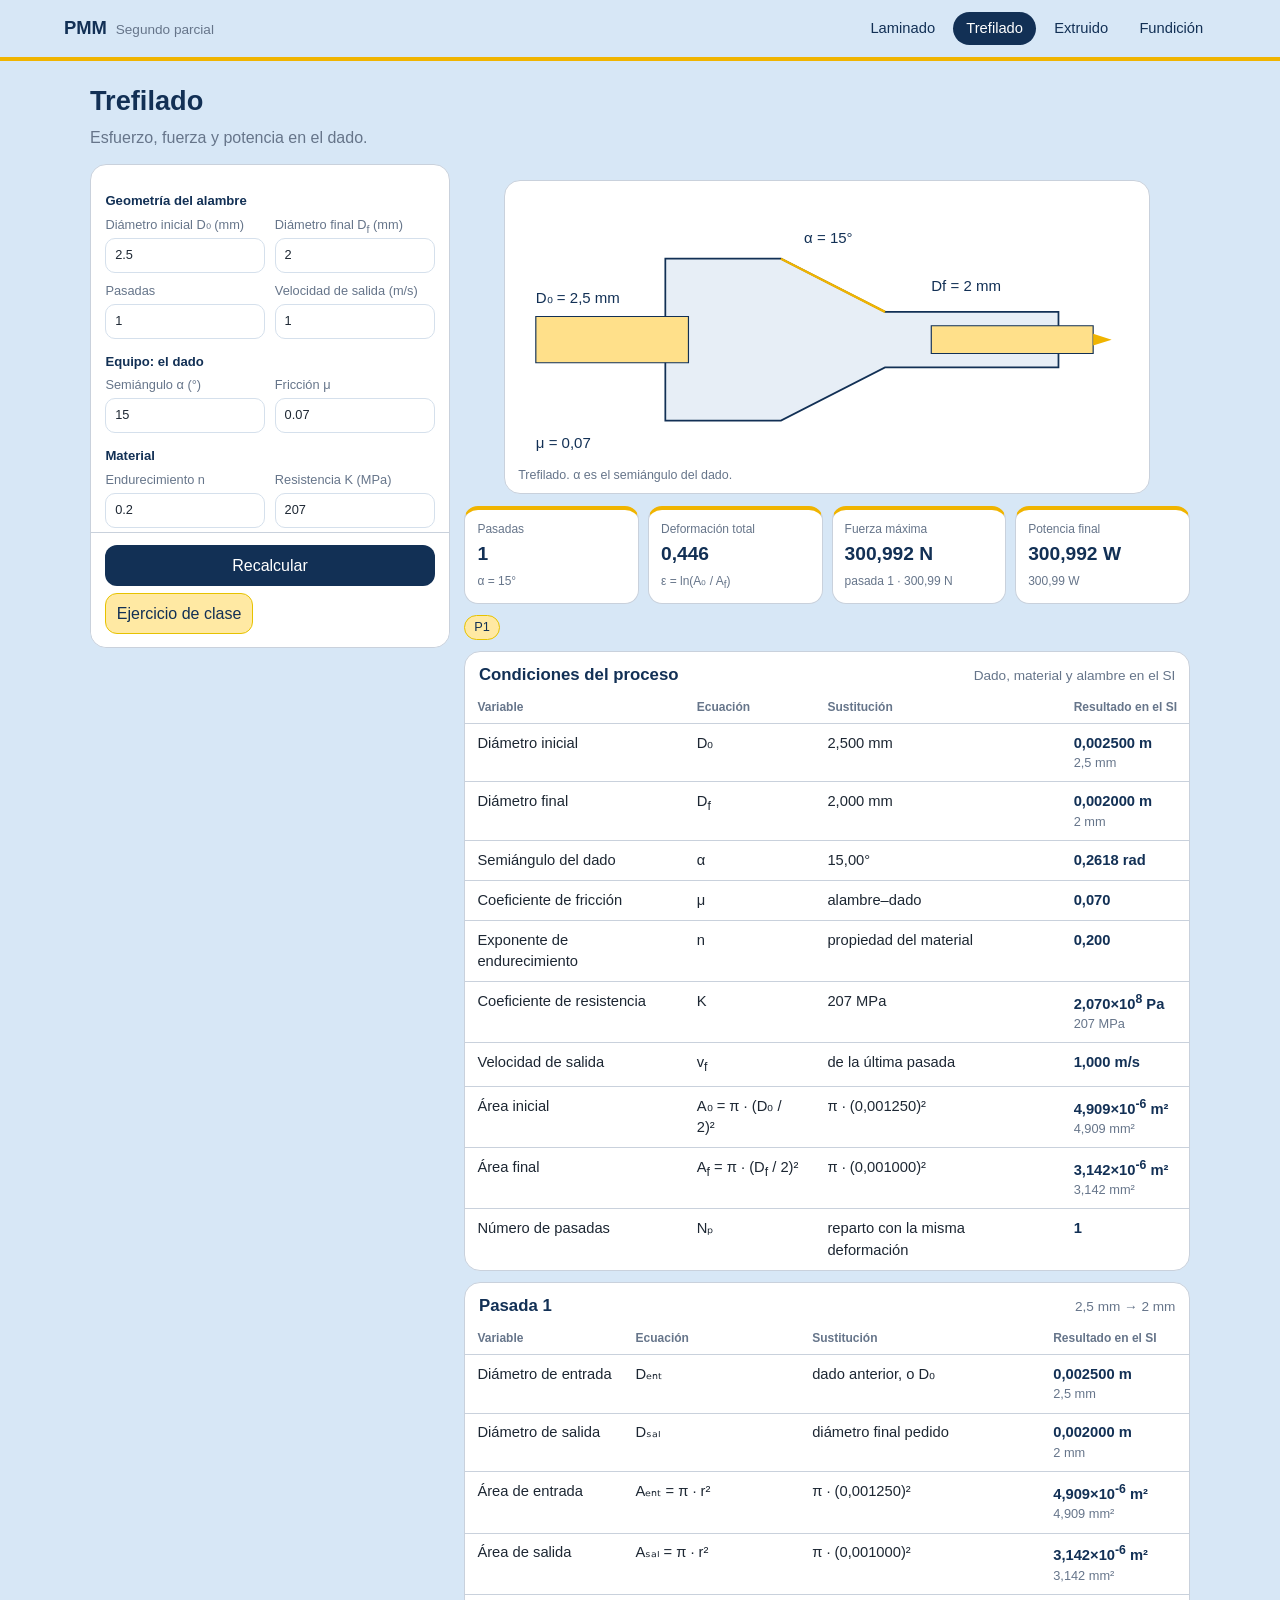
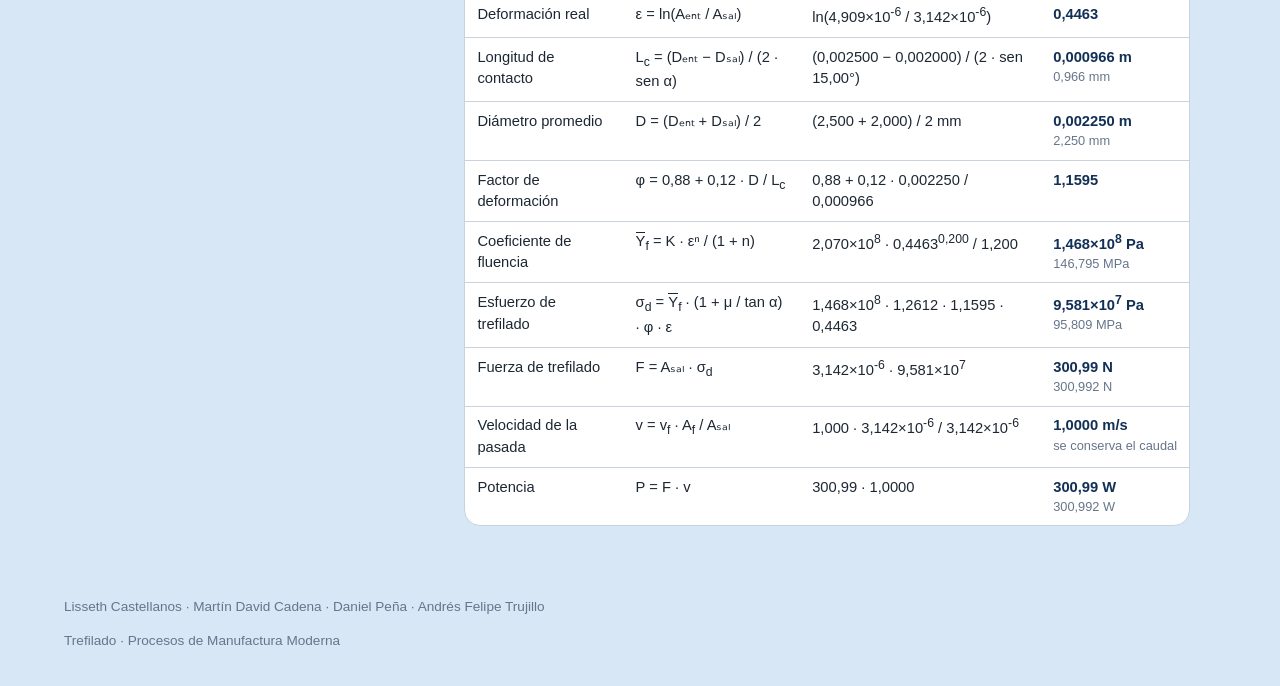
<file: trefilado.html>
<!DOCTYPE html>
<html lang="es">
<head>
  <meta charset="UTF-8">
  <meta name="viewport" content="width=device-width, initial-scale=1">
  <title>Trefilado · Segundo parcial PMM</title>
  <link rel="stylesheet" href="css/estilos.css">
</head>
<body>
  <header class="barra">
    <a class="marca" href="index.html"><strong>PMM</strong><span>Segundo parcial</span></a>
    <nav>
      <a href="laminado.html">Laminado</a>
      <a href="trefilado.html" aria-current="page">Trefilado</a>
      <a href="extruido.html">Extruido</a>
      <a href="fundicion.html">Fundición</a>
    </nav>
  </header>

  <main class="envoltorio pagina">
    <header class="encabezado-op">
      <h1>Trefilado</h1>
      <p class="resumen">Esfuerzo, fuerza y potencia en el dado.</p>
    </header>

    <div class="trabajo">
      <form class="panel" id="form-trefilado" data-clave="pmm-trefilado">
        <div class="panel-cuerpo">
        <p class="grupo">Geometría del alambre</p>
        <div class="rejilla">
          <label class="campo">Diámetro inicial D₀ (mm)<input id="D0" name="D0" type="number" step="any" value="2.5"></label>
          <label class="campo"><span>Diámetro final <span class="var">D<sub>f</sub></span> (mm)</span><input id="Df" name="Df" type="number" step="any" value="2"></label>
          <label class="campo">Pasadas<input id="pasadas" name="pasadas" type="number" min="1" step="1" value="1"></label>
          <label class="campo">Velocidad de salida (m/s)<input id="v" name="v" type="number" step="any" value="1"></label>
        </div>

        <p class="grupo">Equipo: el dado</p>
        <div class="rejilla">
          <label class="campo">Semiángulo α (°)<input id="angulo" name="angulo" type="number" step="any" value="15"></label>
          <label class="campo">Fricción μ<input id="mu" name="mu" type="number" step="any" value="0.07"></label>
        </div>

        <p class="grupo">Material</p>
        <div class="rejilla">
          <label class="campo">Endurecimiento n<input id="n" name="n" type="number" step="any" value="0.2"></label>
          <label class="campo">Resistencia K (MPa)<input id="K" name="K" type="number" step="any" value="207"></label>
        </div>
        </div>
        <div id="errores" class="errores" hidden></div>
        <div class="acciones">
          <button class="principal" type="submit">Calcular</button>
          <button class="secundario" type="button" id="ej-clase">Ejercicio de clase</button>
        </div>
      </form>

      <section class="salida">
        <figure class="esquema">
          <svg class="dibujo" viewBox="0 0 540 240" role="img" aria-label="Esquema de trefilado">
            <rect width="540" height="240" fill="#fff"/>
            <path d="M130 62 H230 L320 108 H470 V156 H320 L230 202 H130 Z" fill="#e7eef6" stroke="#123055" stroke-width="1.5"/>
            <path d="M18 112 H150 V152 H18 Z" fill="#ffe08a" stroke="#123055"/>
            <path d="M360 120 H500 V144 H360 Z" fill="#ffe08a" stroke="#123055"/>
            <path d="M230 62 L320 108" fill="none" stroke="#f0b400" stroke-width="2"/>
            <polygon points="486,132 500,132 500,127 516,132 500,137 500,132" fill="#f0b400"/>
            <text x="18" y="100" data-dato="D0">D0</text>
            <text x="360" y="90" data-dato="Df">Df</text>
            <text x="250" y="48" data-dato="ang">α</text>
            <text x="18" y="226" data-dato="mu">μ</text>
          </svg>
          <figcaption>Trefilado. α es el semiángulo del dado.</figcaption>
        </figure>
        <div id="resultados">
          <p class="vacio">Oprime Calcular para ver los resultados.</p>
        </div>
      </section>
    </div>
  </main>

  <footer class="pie">
    <p>Lisseth Castellanos · Martín David Cadena · Daniel Peña · Andrés Felipe Trujillo</p>
    <p>Trefilado · Procesos de Manufactura Moderna</p>
  </footer>
  <script src="js/comun.js"></script>
  <script src="js/trefilado.js"></script>
</body>
</html>
</file>
<file: css/estilos.css>
:root {
  --navy: #123055;
  --navy-2: #1c4474;
  --ink: #1d2733;
  --muted: #66758a;
  --fondo: #d7e7f6;
  --card: #ffffff;
  --line: #c9d1dc;
  --danger: #9b2c2c;
  --amarillo: #f0b400;
  --amarillo-suave: #ffe9a3;
  --sans: "Segoe UI", "Helvetica Neue", Arial, sans-serif;
}

* { box-sizing: border-box; }

html { scroll-behavior: smooth; }

body {
  margin: 0;
  color: var(--ink);
  font-family: var(--sans);
  font-size: 16px;
  line-height: 1.45;
  background: var(--fondo);
}

button, input, select { font: inherit; color: inherit; }

a { color: inherit; }

.barra {
  display: flex;
  align-items: center;
  justify-content: space-between;
  gap: 1rem;
  padding: 0.75rem 5vw;
  background: var(--fondo);
  border-bottom: 4px solid var(--amarillo);
  position: sticky;
  top: 0;
  z-index: 20;
}

.marca {
  text-decoration: none;
  display: flex;
  align-items: baseline;
  gap: 0.55rem;
  color: var(--navy);
}

.marca strong { font-size: 1.15rem; }

.marca span { color: var(--muted); font-size: 0.85rem; }

.barra nav { display: flex; flex-wrap: wrap; gap: 0.35rem; }

.barra nav a {
  text-decoration: none;
  color: var(--navy);
  font-size: 0.92rem;
  padding: 0.35rem 0.8rem;
  border-radius: 999px;
}

.barra nav a:hover { background: var(--amarillo-suave); }

.barra nav a[aria-current="page"] {
  background: var(--navy);
  color: #fff;
}

.envoltorio {
  width: min(1100px, calc(100% - 8vw));
  margin: 0 auto;
}

.pagina { padding: 1.3rem 0 2.5rem; }

h1, h2, h3 { font-weight: 700; margin: 0; }

h1 { font-size: 1.7rem; color: var(--navy); }

h2 { font-size: 1.05rem; margin: 1.2rem 0 0.55rem; }

.resumen { margin: 0.35rem 0 0; color: var(--muted); max-width: 40rem; }

.tarjeta {
  background: var(--card);
  border: 1px solid var(--line);
  border-top: 4px solid var(--amarillo);
  border-radius: 16px;
  padding: 0.9rem 1rem;
  margin-top: 1rem;
}

.tarjeta h2 { margin: 0 0 0.4rem; }

.tarjeta ul { margin: 0; padding-left: 1.1rem; }

.tarjeta li { margin: 0.2rem 0; }

.ops { display: grid; gap: 0.65rem; }

.op {
  display: block;
  text-decoration: none;
  background: #fff;
  border: 1px solid var(--line);
  border-left: 5px solid var(--amarillo);
  border-radius: 16px;
  padding: 0.9rem 1rem;
}

.op:hover { background: #fffdf3; }

.op strong { display: block; color: var(--navy); font-size: 1.02rem; }

.op small { color: var(--muted); }

.pie {
  padding: 0.4rem 5vw 1.4rem;
  color: var(--muted);
  font-size: 0.85rem;
}

.encabezado-op { margin-bottom: 0.9rem; }

.trabajo {
  display: grid;
  grid-template-columns: minmax(280px, 360px) 1fr;
  gap: 0.9rem;
  align-items: start;
}

.panel {
  position: sticky;
  top: 4.2rem;
  max-height: calc(100vh - 5rem);
  overflow: hidden;
  display: flex;
  flex-direction: column;
  background: #fff;
  border: 1px solid var(--line);
  border-radius: 16px;
}

.panel-cuerpo {
  overflow: auto;
  padding: 0.85rem 0.9rem 0.3rem;
}

.grupo {
  margin: 0.8rem 0 0.35rem;
  font-size: 0.82rem;
  font-weight: 700;
  color: var(--navy);
}

.rejilla {
  display: grid;
  grid-template-columns: 1fr 1fr;
  gap: 0.55rem 0.6rem;
}

.campo { display: flex; flex-direction: column; gap: 0.22rem; min-width: 0; font-size: 0.8rem; color: var(--muted); }

.campo:not(.campo-linea) > input,
.campo:not(.campo-linea) > select { margin-top: auto; }

.var { white-space: nowrap; }

.campo sub { line-height: 0; }
.campo.ancho { grid-column: 1 / -1; }

input, select {
  width: 100%;
  border: 1px solid #d5e0ec;
  background: #fff;
  border-radius: 10px;
  padding: 0.45rem 0.55rem;
  color: var(--ink);
}

input[type="checkbox"],
input[type="radio"] {
  width: auto;
  accent-color: var(--navy);
}

.campo-linea {
  flex-direction: row;
  align-items: center;
  gap: 0.45rem;
  font-size: 0.88rem;
  color: var(--ink);
}

input:focus, select:focus {
  outline: 2px solid var(--amarillo);
  border-color: var(--navy);
}

.modo {
  border: 1px solid var(--line);
  border-radius: 12px;
  margin: 0;
  padding: 0.45rem 0.65rem 0.55rem;
  display: flex;
  gap: 0.9rem;
}

.modo legend { font-size: 0.78rem; color: var(--muted); }
.modo label { display: flex; gap: 0.35rem; align-items: center; font-size: 0.92rem; color: var(--ink); }

.nota-modo {
  margin: 0.4rem 0 0;
  color: var(--muted);
  font-size: 0.8rem;
}

.apagado { opacity: 0.45; }

.acciones {
  display: flex;
  flex-wrap: wrap;
  gap: 0.4rem;
  padding: 0.7rem 0.85rem 0.85rem;
  border-top: 1px solid var(--line);
  background: #fff;
  border-radius: 0 0 16px 16px;
}

button {
  border: 0;
  cursor: pointer;
  border-radius: 12px;
  padding: 0.58rem 0.75rem;
}

.principal {
  background: var(--navy);
  color: #fff;
  flex: 1 1 100%;
}

.principal:hover { background: var(--navy-2); }

.secundario {
  background: var(--amarillo-suave);
  border: 1px solid #e6c200;
  color: var(--navy);
  border-radius: 12px;
  padding: 0.5rem 0.7rem;
}

.errores {
  margin: 0.5rem 0.85rem 0;
  padding: 0.5rem 0.65rem;
  background: #fdecec;
  color: var(--danger);
  border-radius: 10px;
  font-size: 0.88rem;
}

.errores p { margin: 0.15rem 0; }

.vacio {
  background: #fff;
  border: 1px solid var(--line);
  border-radius: 16px;
  padding: 1rem;
  color: var(--muted);
}

.metricas {
  display: grid;
  grid-template-columns: repeat(auto-fit, minmax(140px, 1fr));
  gap: 0.55rem;
  margin-bottom: 0.7rem;
}

.metricas div {
  background: #fff;
  border: 1px solid var(--line);
  border-top: 4px solid var(--amarillo);
  border-radius: 14px;
  padding: 0.65rem 0.75rem;
}

.metricas span { display: block; font-size: 0.75rem; color: var(--muted); }
.metricas strong { display: block; margin-top: 0.1rem; font-size: 1.2rem; color: var(--navy); }
.metricas em { font-style: normal; font-size: 0.75rem; color: var(--muted); }

.aviso {
  margin: 0 0 0.6rem;
  padding: 0.55rem 0.7rem;
  background: var(--amarillo-suave);
  border-radius: 10px;
  font-size: 0.9rem;
}

.aviso.alerta { background: #fdecec; color: var(--danger); }

.bloque {
  background: #fff;
  border: 1px solid var(--line);
  border-radius: 16px;
  margin-bottom: 0.7rem;
  overflow: hidden;
}

.bloque header {
  display: flex;
  justify-content: space-between;
  gap: 1rem;
  align-items: baseline;
  padding: 0.7rem 0.85rem 0.35rem;
}

.bloque h3 { font-size: 1.05rem; color: var(--navy); }
.bloque header p { margin: 0; color: var(--muted); font-size: 0.85rem; }

.tabla-wrap { overflow-x: auto; }

table { width: 100%; border-collapse: collapse; min-width: 640px; }

th {
  text-align: left;
  font-size: 0.75rem;
  color: var(--muted);
  font-weight: 600;
  padding: 0.4rem 0.75rem;
}

td {
  vertical-align: top;
  padding: 0.55rem 0.75rem;
  border-top: 1px solid var(--line);
  font-size: 0.92rem;
}

td.res { font-weight: 700; color: var(--navy); white-space: nowrap; }
td .aux { display: block; font-weight: 500; color: var(--muted); font-size: 0.8rem; }

.prom {
  border-top: 1px solid currentColor;
  display: inline-block;
  line-height: 1;
  padding-top: 1px;
}

.oculto { display: none !important; }

.chips { display: flex; gap: 0.35rem; flex-wrap: wrap; margin: 0 0 0.65rem; }

.chips a {
  text-decoration: none;
  background: var(--amarillo-suave);
  border: 1px solid #e6c200;
  border-radius: 999px;
  padding: 0.15rem 0.55rem;
  font-size: 0.8rem;
  color: var(--navy);
}

.esquema {
  background: #fff;
  border: 1px solid var(--line);
  border-radius: 16px;
  padding: 0.4rem 0.6rem 0.2rem;
  margin-bottom: 0.75rem;
}

.esquema .dibujo { width: 100%; height: auto; display: block; }

.esquema figcaption {
  margin: 0;
  padding: 0.1rem 0.2rem 0.35rem;
  color: var(--muted);
  font-size: 0.78rem;
}

.dibujo text {
  font-size: 13px;
  fill: #123055;
  font-family: "Segoe UI", sans-serif;
  paint-order: stroke fill;
  stroke: #fff;
  stroke-width: 5px;
  stroke-linejoin: round;
}

@media (max-width: 900px) {
  .trabajo { grid-template-columns: 1fr; }
  .panel { position: static; max-height: none; overflow: visible; display: block; }
  .panel-cuerpo { overflow: visible; }
  .barra { padding-inline: 1rem; align-items: flex-start; flex-direction: column; }
}

@media print {
  .barra, .panel, .pie, .chips { display: none !important; }
  body { background: white; }
  .trabajo { display: block; }
}
</file>
